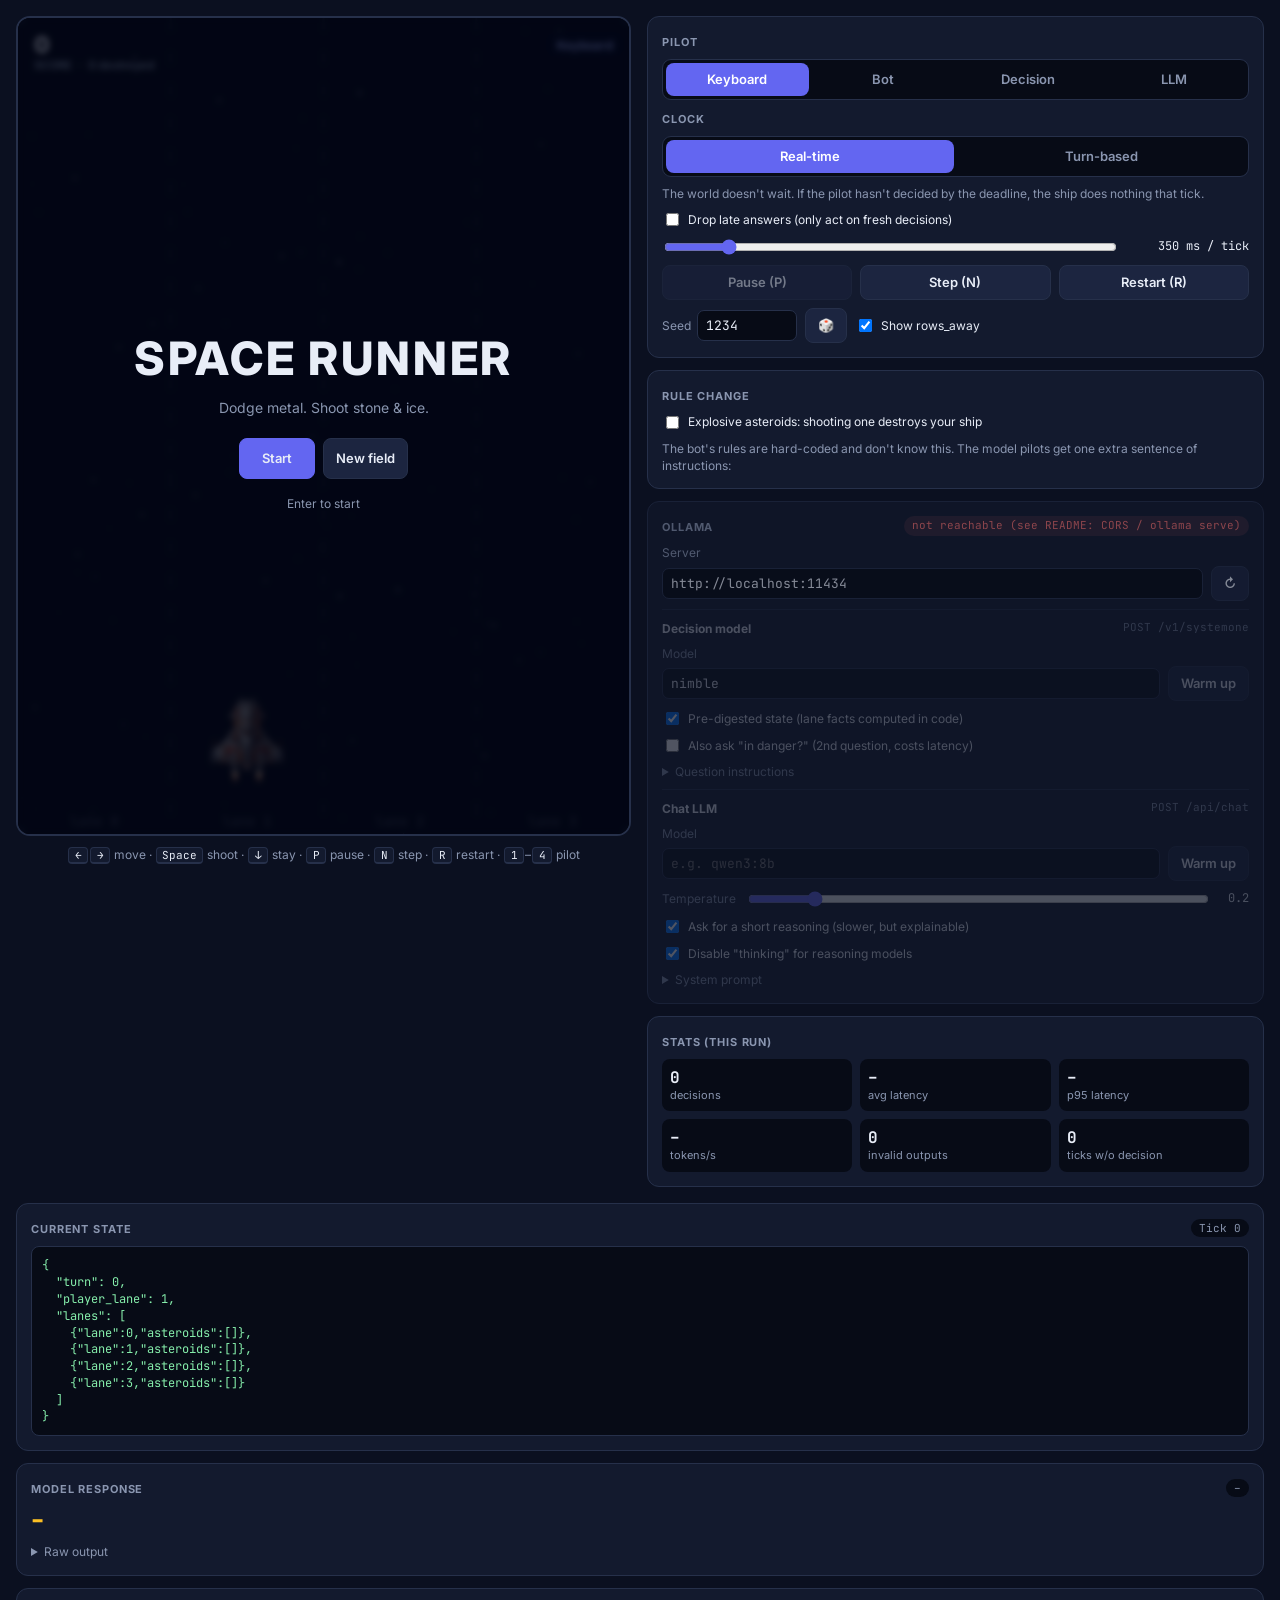
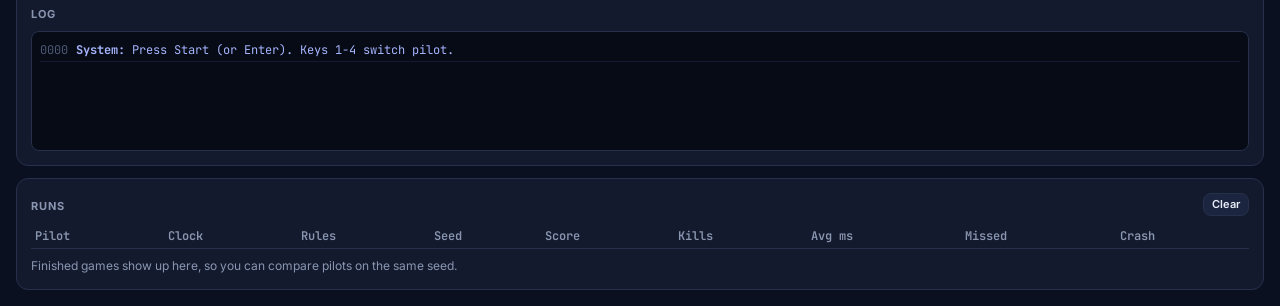
<file: index.html>
<!DOCTYPE html>
<html lang="en">
<head>
    <meta charset="UTF-8">
    <meta name="viewport" content="width=device-width, initial-scale=1.0">
    <title>Space Runner · decision model demo</title>
    <!-- Fonts are optional; everything else is local so the demo works offline. -->
    <link rel="stylesheet" href="https://fonts.googleapis.com/css2?family=Inter:wght@400;600;800&family=JetBrains+Mono:wght@400;700&display=swap">
    <link rel="stylesheet" href="css/style.css">
</head>
<body>
<main class="layout">

    <!-- Game -->
    <section class="game-col">
        <div class="stage">
            <canvas id="game-canvas"></canvas>
            <div id="overlay" class="overlay">
                <h1 id="overlay-title">Space Runner</h1>
                <p id="overlay-subtitle">Dodge metal. Shoot stone &amp; ice.</p>
                <p id="overlay-why" class="why"></p>
                <div class="row">
                    <button id="btn-start" class="primary">Start</button>
                    <button id="btn-new-field">New field</button>
                </div>
                <p class="keys-hint">Enter to start</p>
            </div>
        </div>
        <div class="help">
            <kbd>←</kbd><kbd>→</kbd> move · <kbd>Space</kbd> shoot · <kbd>↓</kbd> stay ·
            <kbd>P</kbd> pause · <kbd>N</kbd> step · <kbd>R</kbd> restart · <kbd>1</kbd>–<kbd>4</kbd> pilot
        </div>
    </section>

    <!-- Controls -->
    <section class="panel-col">
        <div class="card">
            <h2>Pilot</h2>
            <div class="segmented">
                <button data-controller="keyboard">Keyboard</button>
                <button data-controller="bot">Bot</button>
                <button data-controller="decision">Decision</button>
                <button data-controller="ollama">LLM</button>
            </div>

            <h2>Clock</h2>
            <div class="segmented">
                <button data-pacing="realtime">Real-time</button>
                <button data-pacing="turn">Turn-based</button>
            </div>
            <p id="pacing-hint" class="hint"></p>
            <label class="check" title="Real-time only. A late answer was decided on a state that has moved on.">
                <input id="drop-late" type="checkbox"> Drop late answers (only act on fresh decisions)</label>
            <label class="slider">
                <input id="tick-ms" type="range" min="100" max="2000" step="50">
                <span id="tick-ms-label"></span>
            </label>
            <div class="row">
                <button id="btn-pause">Pause (P)</button>
                <button id="btn-step">Step (N)</button>
                <button id="btn-restart">Restart (R)</button>
            </div>
            <div class="row inline">
                <label>Seed <input id="seed" type="number" min="0" class="narrow"></label>
                <button id="btn-dice" title="Random seed">🎲</button>
                <label class="check"><input id="show-overlay" type="checkbox"> Show rows_away</label>
            </div>
        </div>

        <div class="card">
            <h2>Rule change</h2>
            <label class="check"><input id="rule-explosive" type="checkbox"> Explosive asteroids: shooting one destroys your ship</label>
            <p class="hint">The bot's rules are hard-coded and don't know this. The model pilots get one extra sentence of instructions:</p>
            <pre id="rule-text" class="code rule hidden"></pre>
        </div>

        <div id="ollama-panel" class="card">
            <div class="card-head">
                <h2>Ollama</h2>
                <span id="ollama-status" class="status pending">…</span>
            </div>
            <label>Server
                <span class="row inline">
                    <input id="base-url" type="text" spellcheck="false">
                    <button id="btn-refresh-models" title="Reconnect and reload the model list">↻</button>
                </span>
            </label>
            <datalist id="model-list"></datalist>

            <div id="decision-panel" class="sub">
                <h3>Decision model <code>POST /v1/systemone</code></h3>
                <label>Model
                    <span class="row inline">
                        <input id="decision-model" type="text" list="model-list" placeholder="nimble" spellcheck="false">
                        <button id="btn-warmup-decision" title="Load the model into memory before the demo">Warm up</button>
                    </span>
                </label>
                <label class="check"><input id="digest-state" type="checkbox"> Pre-digested state (lane facts computed in code)</label>
                <label class="check"><input id="ask-danger" type="checkbox"> Also ask "in danger?" (2nd question, costs latency)</label>
                <details>
                    <summary>Question instructions</summary>
                    <textarea id="decision-instructions" rows="10" spellcheck="false"></textarea>
                    <button id="btn-reset-instructions">Reset to default</button>
                </details>
            </div>

            <div id="llm-panel" class="sub">
                <h3>Chat LLM <code>POST /api/chat</code></h3>
                <label>Model
                    <span class="row inline">
                        <input id="model" type="text" list="model-list" placeholder="e.g. qwen3:8b" spellcheck="false">
                        <button id="btn-warmup" title="Load the model into memory before the demo">Warm up</button>
                    </span>
                </label>
            <label class="slider">Temperature
                <input id="temperature" type="range" min="0" max="1.5" step="0.1">
                <span id="temperature-label" class="short"></span>
            </label>
            <label class="check"><input id="with-reasoning" type="checkbox"> Ask for a short reasoning (slower, but explainable)</label>
            <label class="check"><input id="disable-thinking" type="checkbox"> Disable "thinking" for reasoning models</label>
            <details>
                <summary>System prompt</summary>
                <textarea id="system-prompt" rows="14" spellcheck="false"></textarea>
                <button id="btn-reset-prompt">Reset to default</button>
            </details>
            </div>
            <div id="ollama-error" class="error hidden"></div>
            <div id="ollama-warning" class="warning hidden"></div>
        </div>

        <div class="card">
            <h2>Stats (this run)</h2>
            <div class="stats">
                <div><span id="stat-decisions">0</span>decisions</div>
                <div><span id="stat-avg">–</span>avg latency</div>
                <div><span id="stat-p95">–</span>p95 latency</div>
                <div><span id="stat-tps">–</span><em id="stat-tps-label">tokens/s</em></div>
                <div><span id="stat-invalid">0</span>invalid outputs</div>
                <div><span id="stat-missed">0</span>ticks w/o decision</div>
            </div>
        </div>
    </section>

    <!-- Inspector -->
    <section class="panel-col wide">
        <div class="card">
            <div class="card-head">
                <h2 id="obs-title">Current state</h2>
                <span id="tick-counter" class="pill">Tick 0</span>
            </div>
            <pre id="state-json" class="code">{}</pre>
        </div>

        <div class="card">
            <div class="card-head">
                <h2>Model response</h2>
                <span id="response-meta" class="pill">–</span>
            </div>
            <div class="decision">
                <span id="response-action" class="action">–</span>
                <span id="response-reasoning" class="reasoning"></span>
            </div>
            <div id="response-probs" class="probs hidden"></div>
            <pre id="response-thinking" class="code thinking hidden"></pre>
            <details>
                <summary>Raw output</summary>
                <pre id="response-raw" class="code"></pre>
            </details>
        </div>

        <div class="card grow">
            <h2>Log</h2>
            <div id="action-log" class="log"></div>
        </div>

        <div class="card">
            <div class="card-head">
                <h2>Runs</h2>
                <button id="btn-clear-runs" class="small">Clear</button>
            </div>
            <table class="runs">
                <thead><tr><th>Pilot</th><th>Clock</th><th>Rules</th><th>Seed</th><th>Score</th><th>Kills</th><th>Avg ms</th><th>Missed</th><th>Crash</th></tr></thead>
                <tbody id="runs-body"></tbody>
            </table>
            <p id="runs-empty" class="hint">Finished games show up here, so you can compare pilots on the same seed.</p>
        </div>
    </section>
</main>

<script src="js/game.js"></script>
<script src="js/agents.js"></script>
<script src="js/render.js"></script>
<script src="js/main.js"></script>
</body>
</html>
</file>
<file: css/style.css>
:root {
    --bg: #0b1020;
    --card: #131a2e;
    --card-border: #26304a;
    --text: #e8edf7;
    --muted: #8a96b0;
    --accent: #6366f1;
    --accent-soft: rgba(99, 102, 241, 0.18);
    --ok: #34d399;
    --warn: #fbbf24;
    --bad: #f87171;
    --code-bg: #070b16;
    --mono: "JetBrains Mono", ui-monospace, SFMono-Regular, Menlo, monospace;
}

* { box-sizing: border-box; }

body {
    margin: 0;
    background: var(--bg);
    color: var(--text);
    font: 14px/1.45 Inter, system-ui, -apple-system, sans-serif;
}

.layout {
    display: grid;
    grid-template-columns: auto minmax(280px, 360px) minmax(320px, 1fr);
    gap: 16px;
    padding: 16px;
    height: 100vh;
    max-width: 1900px;
    margin: 0 auto;
}

.game-col { display: flex; flex-direction: column; gap: 10px; min-height: 0; }
.panel-col { display: flex; flex-direction: column; gap: 12px; min-height: 0; overflow-y: auto; }

.stage {
    position: relative;
    height: calc(100vh - 80px);
    aspect-ratio: 3 / 4;
    max-width: calc(100vw - 32px);
    border: 2px solid var(--card-border);
    border-radius: 14px;
    overflow: hidden;
    background: #05070f;
}
#game-canvas { width: 100%; height: 100%; display: block; }

.overlay {
    position: absolute;
    inset: 0;
    display: flex;
    flex-direction: column;
    align-items: center;
    justify-content: center;
    gap: 6px;
    background: rgba(2, 6, 23, 0.72);
    backdrop-filter: blur(3px);
}
.overlay h1 { margin: 0; font-size: 46px; font-weight: 800; letter-spacing: 0.06em; text-transform: uppercase; }
.overlay p { margin: 0 0 14px; color: var(--muted); }
.overlay .keys-hint { margin-top: 10px; font-size: 12px; }
.overlay .why { max-width: 80%; text-align: center; color: #fca5a5; font-size: 13px; }
.overlay .why:empty { display: none; }

.help { color: var(--muted); font-size: 12px; text-align: center; }
kbd {
    display: inline-block;
    min-width: 20px;
    padding: 0 5px;
    margin: 0 1px;
    border: 1px solid var(--card-border);
    border-bottom-width: 2px;
    border-radius: 4px;
    background: var(--card);
    font: 11px var(--mono);
    color: var(--text);
}

.card {
    background: var(--card);
    border: 1px solid var(--card-border);
    border-radius: 12px;
    padding: 14px;
    display: flex;
    flex-direction: column;
    gap: 8px;
}
.card.grow { flex: 1; min-height: 160px; }
.card.dimmed { opacity: 0.55; }
.card-head { display: flex; justify-content: space-between; align-items: center; gap: 8px; }

h2 {
    margin: 4px 0 0;
    font-size: 11px;
    font-weight: 700;
    letter-spacing: 0.08em;
    text-transform: uppercase;
    color: var(--muted);
}

button {
    font: inherit;
    font-size: 13px;
    font-weight: 600;
    color: var(--text);
    background: #1c2540;
    border: 1px solid var(--card-border);
    border-radius: 8px;
    padding: 7px 12px;
    cursor: pointer;
}
button:hover:not(:disabled) { border-color: var(--accent); }
button:disabled { opacity: 0.45; cursor: default; }
button.primary { background: var(--accent); border-color: var(--accent); padding: 10px 22px; }
.overlay button { white-space: nowrap; }
button.small { padding: 3px 8px; font-size: 11px; }

.segmented { display: flex; background: var(--code-bg); border: 1px solid var(--card-border); border-radius: 9px; padding: 3px; gap: 3px; }
.segmented button { flex: 1; border: none; background: transparent; color: var(--muted); padding: 7px 6px; }
.segmented button.active { background: var(--accent); color: white; }

.row { display: flex; gap: 8px; flex-wrap: wrap; }
.row.inline { align-items: center; }
.row button { flex: 1; }
.row.inline button { flex: 0 0 auto; }

label { display: flex; flex-direction: column; gap: 4px; font-size: 12px; color: var(--muted); }
label.check { flex-direction: row; align-items: center; gap: 6px; color: var(--text); }
label.slider { flex-direction: row; align-items: center; gap: 10px; }
label.slider input { flex: 1; accent-color: var(--accent); }
label.slider span { min-width: 120px; }
label.slider span.short { min-width: 28px; }
label.slider span { text-align: right; font-family: var(--mono); color: var(--text); }
.row.inline label { flex-direction: row; align-items: center; gap: 6px; }

input[type=text], input[type=number], textarea {
    font: 13px var(--mono);
    color: var(--text);
    background: var(--code-bg);
    border: 1px solid var(--card-border);
    border-radius: 7px;
    padding: 6px 8px;
    width: 100%;
}
input.narrow { width: 100px; }
.row.inline input[type=text] { flex: 1; }
input:focus, textarea:focus { outline: none; border-color: var(--accent); }
textarea { resize: vertical; margin: 6px 0; font-size: 12px; }

.sub { display: flex; flex-direction: column; gap: 8px; border-top: 1px solid var(--card-border); padding-top: 10px; }
.sub.dimmed { opacity: 0.5; }
h3 { margin: 0; font-size: 12px; font-weight: 700; color: var(--text); display: flex; justify-content: space-between; gap: 8px; }
h3 code { font: 11px var(--mono); color: var(--muted); }
.stats em { font-style: normal; }

.probs { display: flex; flex-direction: column; gap: 5px; }
.prob-row { display: grid; grid-template-columns: 64px 1fr 56px; gap: 10px; align-items: center; font: 12px var(--mono); color: var(--muted); }
.prob-row.chosen { color: var(--text); font-weight: 700; }
.prob-bar { height: 12px; background: var(--code-bg); border-radius: 6px; overflow: hidden; }
.prob-bar span { display: block; height: 100%; background: #475569; border-radius: 6px; transition: width 0.15s; }
.prob-row.chosen .prob-bar span { background: var(--warn); }
.prob-row span:last-child { text-align: right; }

details summary { cursor: pointer; font-size: 12px; color: var(--muted); }

.hint { margin: 0; font-size: 12px; color: var(--muted); }

.status { font-size: 11px; font-family: var(--mono); padding: 2px 8px; border-radius: 999px; }
.status.ok { color: var(--ok); background: rgba(52, 211, 153, 0.12); }
.status.bad { color: var(--bad); background: rgba(248, 113, 113, 0.12); }
.status.pending { color: var(--warn); background: rgba(251, 191, 36, 0.12); }

.error {
    font-size: 12px;
    color: #fecaca;
    background: rgba(248, 113, 113, 0.12);
    border: 1px solid rgba(248, 113, 113, 0.4);
    border-radius: 8px;
    padding: 8px 10px;
}
.warning {
    font-size: 12px;
    color: #fde68a;
    background: rgba(251, 191, 36, 0.1);
    border: 1px solid rgba(251, 191, 36, 0.4);
    border-radius: 8px;
    padding: 8px 10px;
}
.hidden { display: none !important; }

.stats { display: grid; grid-template-columns: repeat(3, 1fr); gap: 8px; }
.stats div { display: flex; flex-direction: column; font-size: 11px; color: var(--muted); background: var(--code-bg); border-radius: 8px; padding: 8px; }
.stats span { font: 700 16px var(--mono); color: var(--text); }

.pill { font: 11px var(--mono); color: var(--muted); background: var(--code-bg); padding: 2px 8px; border-radius: 999px; }

.code {
    margin: 0;
    font: 12px/1.4 var(--mono);
    color: #86efac;
    background: var(--code-bg);
    border: 1px solid var(--card-border);
    border-radius: 8px;
    padding: 10px;
    max-height: 300px;
    overflow: auto;
    white-space: pre-wrap;
    word-break: break-word;
}
.code.thinking { color: #c4b5fd; max-height: 140px; }
.code.rule { color: #fca5a5; }

.decision { display: flex; gap: 12px; align-items: baseline; }
.decision .action { font: 800 22px var(--mono); color: var(--warn); min-width: 80px; }
.decision .reasoning { color: var(--text); font-size: 13px; }

.log {
    flex: 1;
    overflow-y: auto;
    background: var(--code-bg);
    border: 1px solid var(--card-border);
    border-radius: 8px;
    padding: 8px;
    font: 12px/1.45 var(--mono);
    min-height: 120px;
}
.log-row { display: flex; gap: 8px; padding: 2px 0; border-bottom: 1px solid #111a2e; }
.log-tick { color: #4b5875; flex: 0 0 auto; }
.log-row.sys { color: #a5b4fc; }
.log-row.llm { color: var(--ok); }
.log-row.warn { color: var(--warn); }
.log-row.err { color: var(--bad); font-weight: 700; }
.log-row.dim { color: #5b6886; }
.log-reason { color: var(--muted); font-style: italic; }

.runs { width: 100%; border-collapse: collapse; font: 12px var(--mono); }
.runs th { text-align: left; color: var(--muted); font-weight: 600; padding: 4px; border-bottom: 1px solid var(--card-border); }
.runs td { padding: 4px; border-bottom: 1px solid #111a2e; }

/* Laptop screens: inspector goes below the controls */
@media (max-width: 1400px) {
    .layout { grid-template-columns: auto minmax(300px, 1fr); height: auto; min-height: 100vh; }
    .panel-col.wide { grid-column: 1 / -1; }
}
@media (max-width: 900px) {
    .layout { grid-template-columns: 1fr; }
    .stage { height: auto; width: 100%; }
}
</file>
